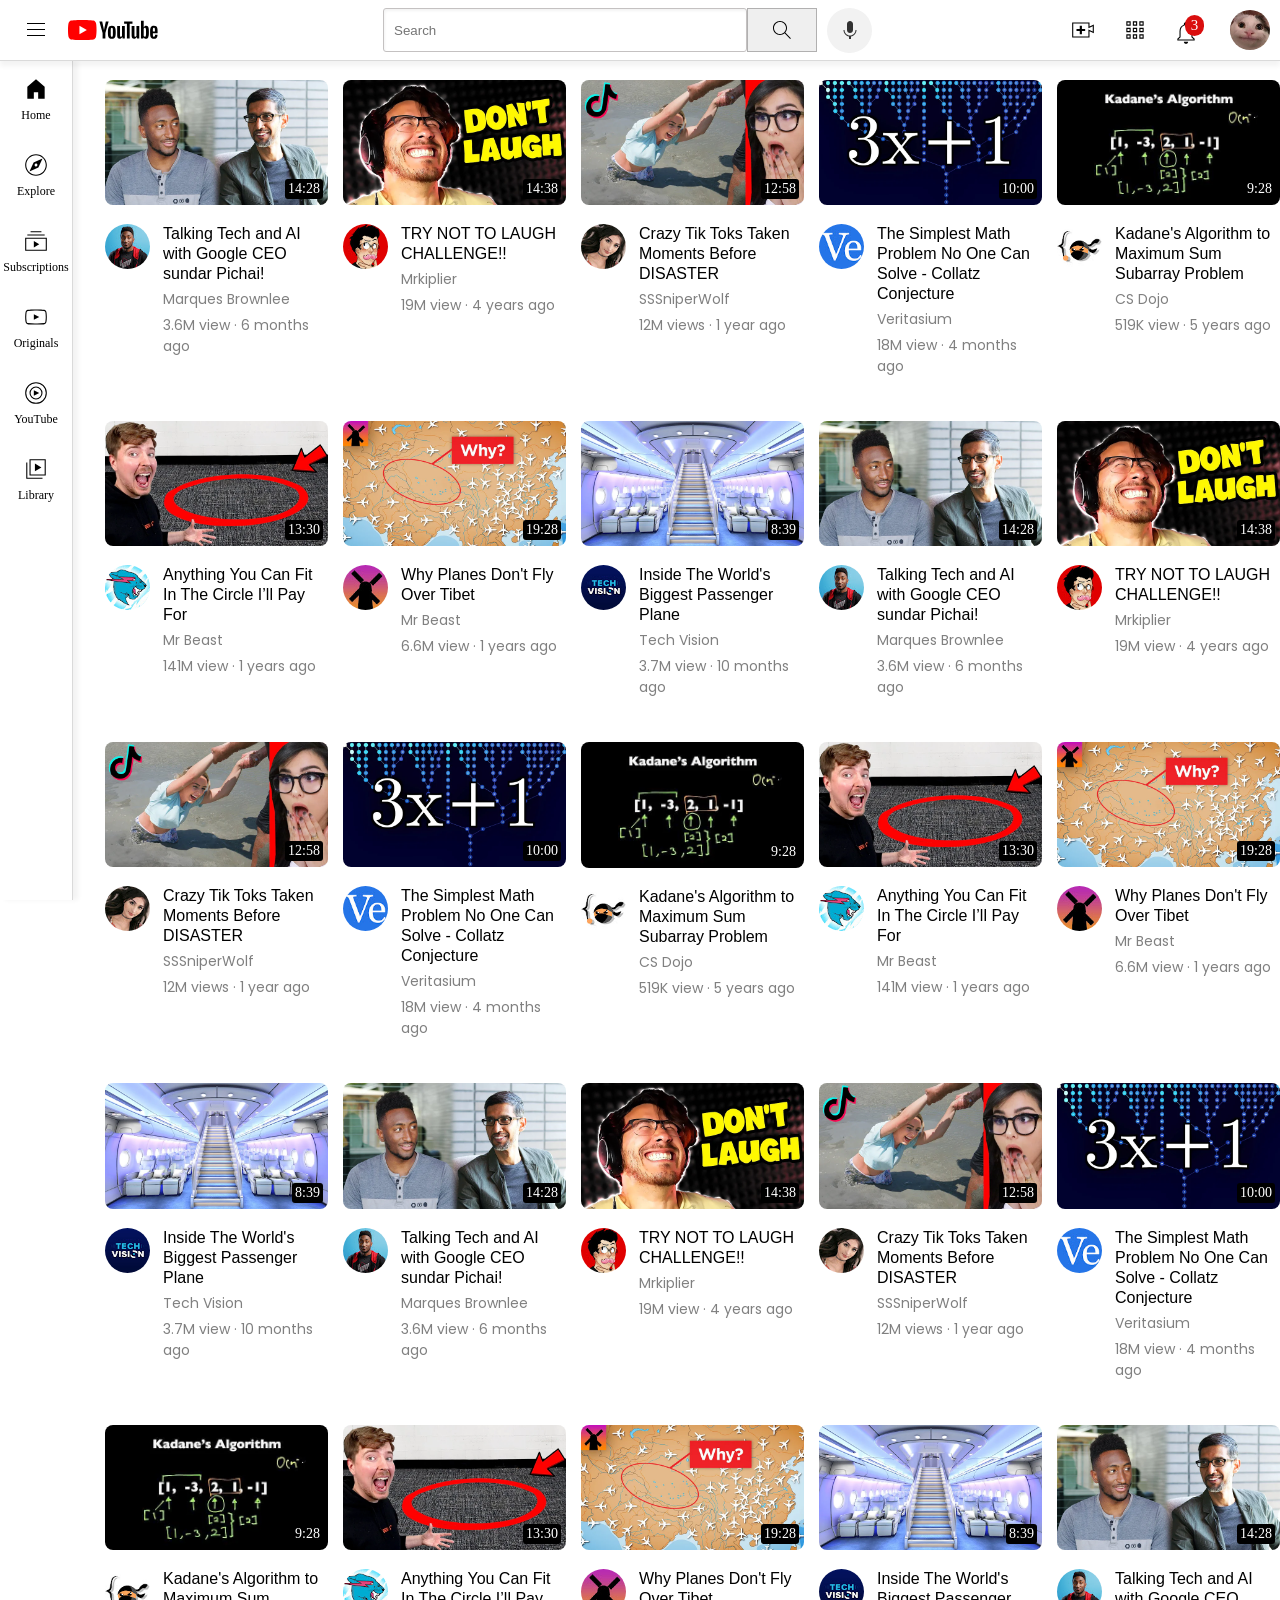
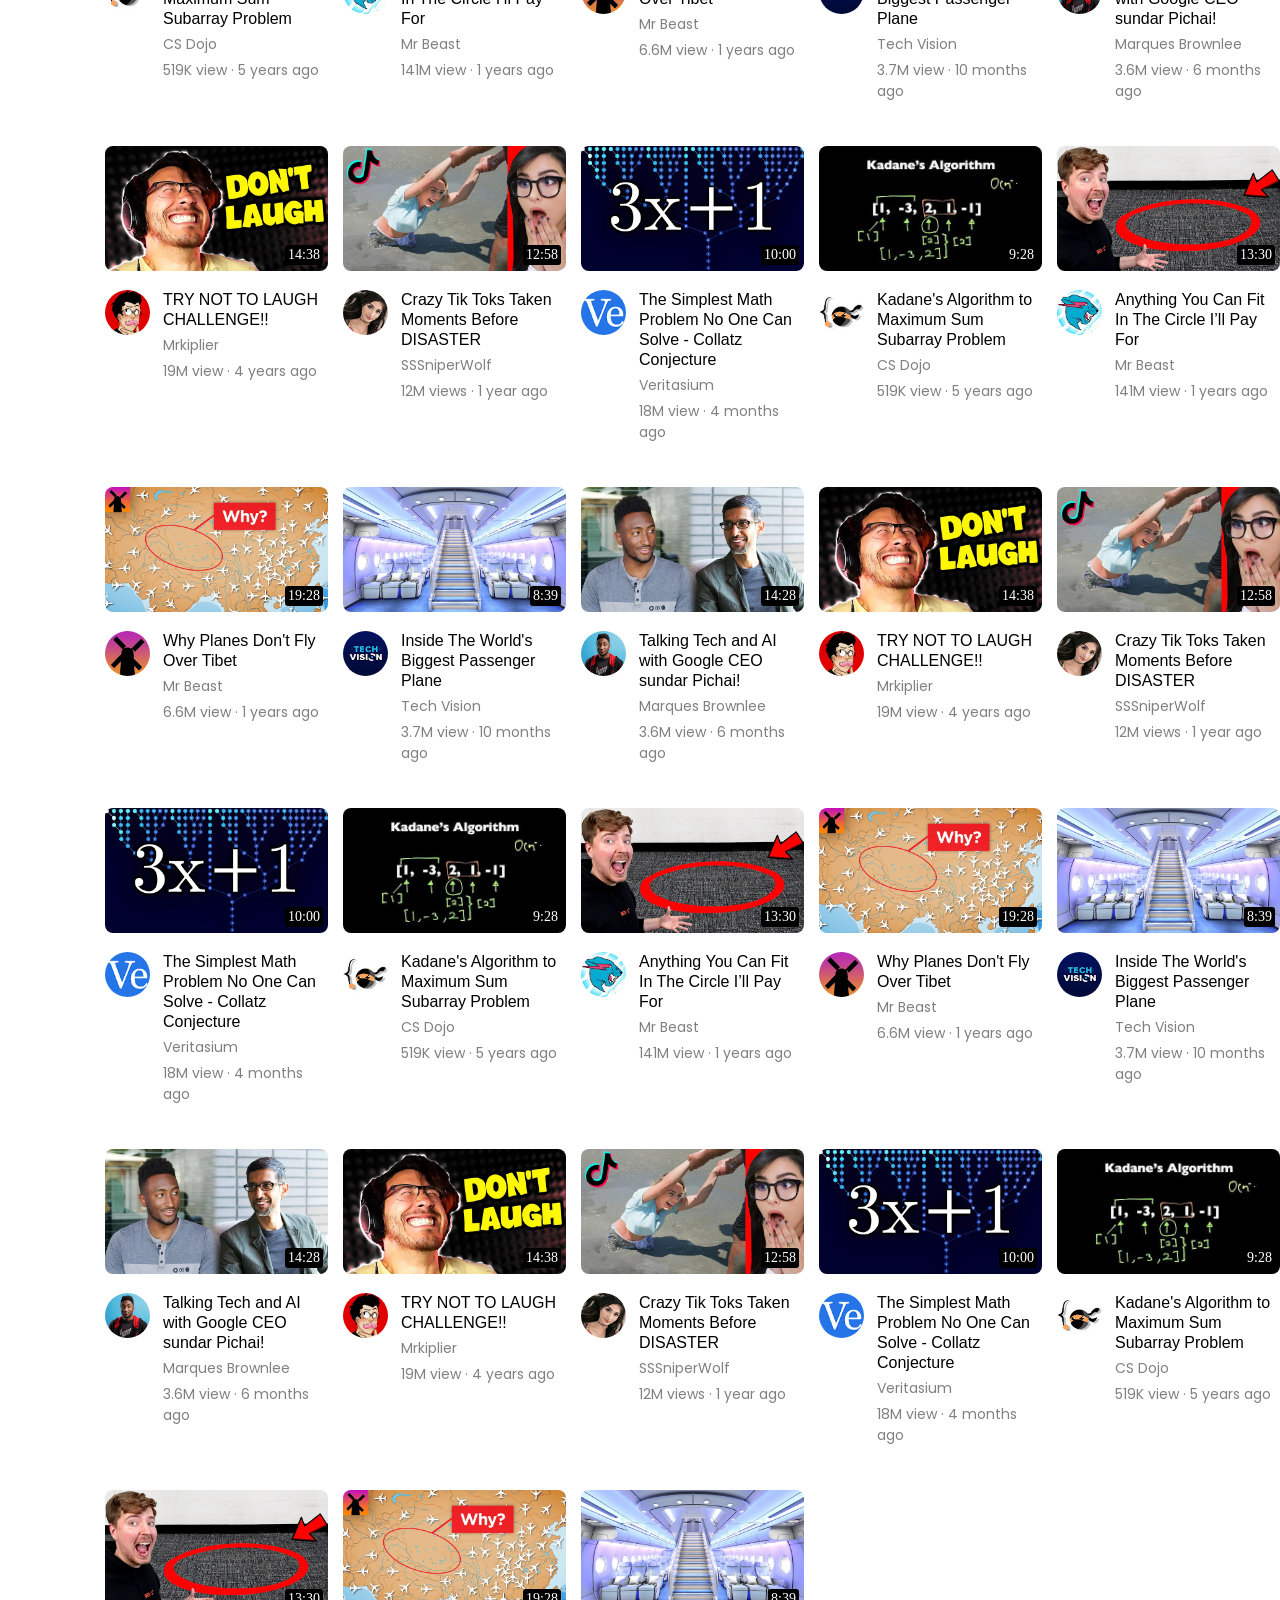
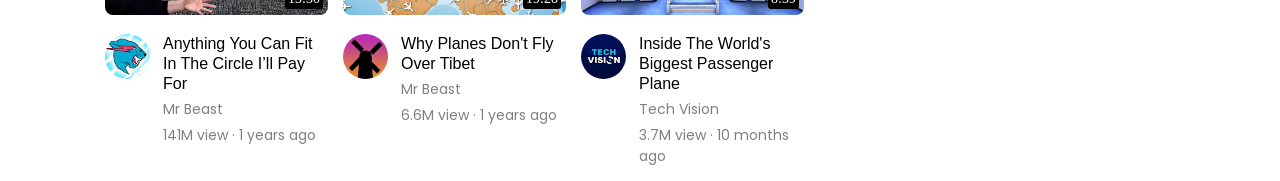
<file: index.html>
<!DOCTYPE html>
<html>
    <head>
        <title>youtube-practice</title>
      <link rel="stylesheet" href="styles/general.css">
      <link rel="stylesheet" href="styles/header.css">
      <link rel="stylesheet" href="styles/video.css">
      <link rel="stylesheet" href="styles/sidebar.css">
    </head>
    <body>
        <header class="header">
            <div class="left-section">
                <div class="hamburger-menu-container">
                    <img class="hamburger-menu" src="icons/hamburger-menu.svg" >
                    <div class="tooltip">
                        menu
                    </div>
                </div>
                <img class="youtube-logo" src="icons/youtube-logo.svg" >
            </div>
            <div class="middle-section">    
                  <input class="search-box" type="text" placeholder="Search">
                  <button class="search-button">
                    <img class="search" src="icons/search.svg">
                    <div class="tooltip">Search</div>
                  </button>
                  <button class="voice-search-button">
                    <img class="voice-search" src="icons/voice-search-icon.svg">
                    <div class="tooltip">Search with your voice</div>
                  </button>
            </div>
            <div class="right-section">
                <div class="upload-icon-container">
                    <img class="upload" src="icons/upload.svg" >
                    <div class="tooltip">
                        Create
                    </div>
                </div>
                <div class="youtube-apps-container">
                    <img class="youtube-apps" src="icons/youtube-apps.svg" >
                    <div class="tooltip">
                        YouTube Apps
                    </div>
                </div>
                <div class="notifications-box">
                    <img class="notifications" src="icons/notifications.svg" >
                    <div class="notifications-number">3</div>
                    <div class="tooltip ">
                        notifications
                    </div>
                </div>
                
                <img class="channel-pic" src="icons/channel-pic.jpg" >
            </div>
        </header>
        <nav class="sidebar">

            <div class="sidebar-link">
                <img  src="icons/home.svg" >
                <div>Home</div>
            </div>

            <div class="sidebar-link">
                <img  src="icons/explore.svg" >
                <div>Explore</div>
            </div>

            <div class="sidebar-link">
                <img  src="icons/subscriptions.svg" >
                <div>Subscriptions</div>
            </div>

            <div class="sidebar-link">
                <img  src="icons/originals.svg" >
                <div>Originals</div>
            </div>
            
            <div class="sidebar-link">
                <img  src="icons/youtube-music.svg" >
                <div>YouTube</div>
            </div>

            <div class="sidebar-link">
                <img  src="icons/library.svg" >
                <div>Library</div>
            </div>
              
        </nav>
        <main>
            <section class="video-grid">
                <div class="video-preview">
                    <div class="thumbnail-row">
                        <img class="thumbnail" src="thumbnails/thumbnail-1.webp" >
                        <div class="video-time"> 14:28</div>
                    </div>
                    <div class="grid"> 
                        <div class="channel-pic">
                            <img src="profile pics/channel-1.jpeg" class="profile-pic">
                        </div>
                        <div class="video-info">
                            <p class="video-title">Talking Tech and AI with Google CEO sundar Pichai!</p>
                            <p class="channel-name">Marques Brownlee	</p>
                            <p class="view-count">3.6M view &middot; 6 months ago</p>    
                        </div>
                    </div>
                </div>
    
                <div class="video-preview">
                    <div class="thumbnail-row">
                        <img class="thumbnail" src="thumbnails/thumbnail-2.webp" >
                        <div class="video-time"> 14:38</div>
                    </div>
                    <div class="grid"> 
                        <div class="channel-pic">
                            <img src="profile pics/channel-2.jpeg" class="profile-pic">
                        </div>
                        <div class="video-info">
                            <p class="video-title">TRY NOT TO LAUGH CHALLENGE!!</p>
                            <p class="channel-name">Mrkiplier  </p>
                            <p class="view-count">19M view &middot; 4 years ago</p>    
                        </div>
                    </div>
                </div>
    
                <div class="video-preview">
                    <div class="thumbnail-row">
                        <img class="thumbnail" src="thumbnails/thumbnail-3.webp" >
                        <div class="video-time"> 12:58</div>
                    </div>
                    <div class="grid"> 
                        <div class="channel-pic">
                            <img src="profile pics/channel-3.jpeg" class="profile-pic">
                        </div>
                        <div class="video-info">
                            <p class="video-title">Crazy Tik Toks Taken Moments Before DISASTER</p>
                            <p class="channel-name">SSSniperWolf</p>
                            <p class="view-count">12M views &middot; 1 year ago</p>    
                        </div>
                    </div>
                </div>
    
                <div class="video-preview">
                    <div class="thumbnail-row">
                        <img class="thumbnail" src="thumbnails/thumbnail-4.webp" >
                        <div class="video-time"> 10:00</div>
                    </div>
                    <div class="grid"> 
                        <div class="channel-pic">
                            <img src="profile pics/channel-4.jpeg" class="profile-pic">
                        </div>
                        <div class="video-info">
                            <p class="video-title">The Simplest Math Problem No One Can Solve - Collatz Conjecture</p>
                            <p class="channel-name">Veritasium</p>
                            <p class="view-count">18M view &middot; 4 months ago</p>  
                        </div>
                    </div>
                </div>
                
                <div class="video-preview">
                    <div class="thumbnail-row">
                        <img class="thumbnail" src="thumbnails/thumbnail-5.webp" >
                        <div class="video-time"> 9:28</div>
                    </div>
                    <div class="grid"> 
                        <div class="channel-pic">
                            <img src="profile pics/channel-5.jpeg" class="profile-pic">
                        </div>
                        <div class="video-info">
                            <p class="video-title">Kadane's Algorithm to Maximum Sum Subarray Problem</p>
                            <p class="channel-name">CS Dojo</p>
                            <p class="view-count">519K view &middot; 5 years ago</p>
                        </div>
                    </div>
                </div>
    
                <div class="video-preview">
                    <div class="thumbnail-row">
                        <img class="thumbnail" src="thumbnails/thumbnail-6.webp" >
                        <div class="video-time"> 13:30</div>
                    </div>
                    <div class="grid"> 
                        <div class="channel-pic">
                            <img src="profile pics/channel-6.jpeg" class="profile-pic">
                        </div>
                        <div class="video-info">
                            <p class="video-title"> Anything You Can Fit In The Circle I’ll Pay For</p>
                            <p class="channel-name">Mr Beast</p>
                            <p class="view-count">141M view &middot; 1 years ago</p>
                        </div>
                    </div>
                </div>
    
                <div class="video-preview">
                    <div class="thumbnail-row">
                        <img class="thumbnail" src="thumbnails/thumbnail-7.webp" >
                        <div class="video-time"> 19:28</div>
                    </div>
                    <div class="grid"> 
                        <div class="channel-pic">
                            <img src="profile pics/channel-7.jpeg" class="profile-pic">
                        </div>
                        <div class="video-info">
                            <p class="video-title"> Why Planes Don't Fly Over Tibet</p>
                            <p class="channel-name">Mr Beast</p>
                            <p class="view-count">6.6M view &middot; 1 years ago</p>
                        </div>
                    </div>
                </div>
    
                <div class="video-preview">
                    <div class="thumbnail-row">
                        <img class="thumbnail" src="thumbnails/thumbnail-8.webp" >
                        <div class="video-time"> 8:39</div>
                    </div>
                    <div class="grid"> 
                        <div class="channel-pic">
                            <img src="profile pics/channel-8.jpeg" class="profile-pic">
                        </div>
                        <div class="video-info">
                            <p class="video-title"> Inside The World's Biggest Passenger Plane</p>
                            <p class="channel-name">Tech Vision</p>
                            <p class="view-count">3.7M view &middot; 10 months ago</p>
                        </div>
                    </div>
                </div>

                <div class="video-preview">
                    <div class="thumbnail-row">
                        <img class="thumbnail" src="thumbnails/thumbnail-1.webp" >
                        <div class="video-time"> 14:28</div>
                    </div>
                    <div class="grid"> 
                        <div class="channel-pic">
                            <img src="profile pics/channel-1.jpeg" class="profile-pic">
                        </div>
                        <div class="video-info">
                            <p class="video-title">Talking Tech and AI with Google CEO sundar Pichai!</p>
                            <p class="channel-name">Marques Brownlee	</p>
                            <p class="view-count">3.6M view &middot; 6 months ago</p>    
                        </div>
                    </div>
                </div>
    
                <div class="video-preview">
                    <div class="thumbnail-row">
                        <img class="thumbnail" src="thumbnails/thumbnail-2.webp" >
                        <div class="video-time"> 14:38</div>
                    </div>
                    <div class="grid"> 
                        <div class="channel-pic">
                            <img src="profile pics/channel-2.jpeg" class="profile-pic">
                        </div>
                        <div class="video-info">
                            <p class="video-title">TRY NOT TO LAUGH CHALLENGE!!</p>
                            <p class="channel-name">Mrkiplier  </p>
                            <p class="view-count">19M view &middot; 4 years ago</p>    
                        </div>
                    </div>
                </div>
    
                <div class="video-preview">
                    <div class="thumbnail-row">
                        <img class="thumbnail" src="thumbnails/thumbnail-3.webp" >
                        <div class="video-time"> 12:58</div>
                    </div>
                    <div class="grid"> 
                        <div class="channel-pic">
                            <img src="profile pics/channel-3.jpeg" class="profile-pic">
                        </div>
                        <div class="video-info">
                            <p class="video-title">Crazy Tik Toks Taken Moments Before DISASTER</p>
                            <p class="channel-name">SSSniperWolf</p>
                            <p class="view-count">12M views &middot; 1 year ago</p>    
                        </div>
                    </div>
                </div>
    
                <div class="video-preview">
                    <div class="thumbnail-row">
                        <img class="thumbnail" src="thumbnails/thumbnail-4.webp" >
                        <div class="video-time"> 10:00</div>
                    </div>
                    <div class="grid"> 
                        <div class="channel-pic">
                            <img src="profile pics/channel-4.jpeg" class="profile-pic">
                        </div>
                        <div class="video-info">
                            <p class="video-title">The Simplest Math Problem No One Can Solve - Collatz Conjecture</p>
                            <p class="channel-name">Veritasium</p>
                            <p class="view-count">18M view &middot; 4 months ago</p>  
                        </div>
                    </div>
                </div>
                
                <div class="video-preview">
                    <div class="thumbnail-row">
                        <img class="thumbnail" src="thumbnails/thumbnail-5.webp" >
                        <div class="video-time"> 9:28</div>
                    </div>
                    <div class="grid"> 
                        <div class="channel-pic">
                            <img src="profile pics/channel-5.jpeg" class="profile-pic">
                        </div>
                        <div class="video-info">
                            <p class="video-title">Kadane's Algorithm to Maximum Sum Subarray Problem</p>
                            <p class="channel-name">CS Dojo</p>
                            <p class="view-count">519K view &middot; 5 years ago</p>
                        </div>
                    </div>
                </div>
    
                <div class="video-preview">
                    <div class="thumbnail-row">
                        <img class="thumbnail" src="thumbnails/thumbnail-6.webp" >
                        <div class="video-time"> 13:30</div>
                    </div>
                    <div class="grid"> 
                        <div class="channel-pic">
                            <img src="profile pics/channel-6.jpeg" class="profile-pic">
                        </div>
                        <div class="video-info">
                            <p class="video-title"> Anything You Can Fit In The Circle I’ll Pay For</p>
                            <p class="channel-name">Mr Beast</p>
                            <p class="view-count">141M view &middot; 1 years ago</p>
                        </div>
                    </div>
                </div>
    
                <div class="video-preview">
                    <div class="thumbnail-row">
                        <img class="thumbnail" src="thumbnails/thumbnail-7.webp" >
                        <div class="video-time"> 19:28</div>
                    </div>
                    <div class="grid"> 
                        <div class="channel-pic">
                            <img src="profile pics/channel-7.jpeg" class="profile-pic">
                        </div>
                        <div class="video-info">
                            <p class="video-title"> Why Planes Don't Fly Over Tibet</p>
                            <p class="channel-name">Mr Beast</p>
                            <p class="view-count">6.6M view &middot; 1 years ago</p>
                        </div>
                    </div>
                </div>
    
                <div class="video-preview">
                    <div class="thumbnail-row">
                        <img class="thumbnail" src="thumbnails/thumbnail-8.webp" >
                        <div class="video-time"> 8:39</div>
                    </div>
                    <div class="grid"> 
                        <div class="channel-pic">
                            <img src="profile pics/channel-8.jpeg" class="profile-pic">
                        </div>
                        <div class="video-info">
                            <p class="video-title"> Inside The World's Biggest Passenger Plane</p>
                            <p class="channel-name">Tech Vision</p>
                            <p class="view-count">3.7M view &middot; 10 months ago</p>
                        </div>
                    </div>
                </div>

                <div class="video-preview">
                    <div class="thumbnail-row">
                        <img class="thumbnail" src="thumbnails/thumbnail-1.webp" >
                        <div class="video-time"> 14:28</div>
                    </div>
                    <div class="grid"> 
                        <div class="channel-pic">
                            <img src="profile pics/channel-1.jpeg" class="profile-pic">
                        </div>
                        <div class="video-info">
                            <p class="video-title">Talking Tech and AI with Google CEO sundar Pichai!</p>
                            <p class="channel-name">Marques Brownlee	</p>
                            <p class="view-count">3.6M view &middot; 6 months ago</p>    
                        </div>
                    </div>
                </div>
    
                <div class="video-preview">
                    <div class="thumbnail-row">
                        <img class="thumbnail" src="thumbnails/thumbnail-2.webp" >
                        <div class="video-time"> 14:38</div>
                    </div>
                    <div class="grid"> 
                        <div class="channel-pic">
                            <img src="profile pics/channel-2.jpeg" class="profile-pic">
                        </div>
                        <div class="video-info">
                            <p class="video-title">TRY NOT TO LAUGH CHALLENGE!!</p>
                            <p class="channel-name">Mrkiplier  </p>
                            <p class="view-count">19M view &middot; 4 years ago</p>    
                        </div>
                    </div>
                </div>
    
                <div class="video-preview">
                    <div class="thumbnail-row">
                        <img class="thumbnail" src="thumbnails/thumbnail-3.webp" >
                        <div class="video-time"> 12:58</div>
                    </div>
                    <div class="grid"> 
                        <div class="channel-pic">
                            <img src="profile pics/channel-3.jpeg" class="profile-pic">
                        </div>
                        <div class="video-info">
                            <p class="video-title">Crazy Tik Toks Taken Moments Before DISASTER</p>
                            <p class="channel-name">SSSniperWolf</p>
                            <p class="view-count">12M views &middot; 1 year ago</p>    
                        </div>
                    </div>
                </div>
    
                <div class="video-preview">
                    <div class="thumbnail-row">
                        <img class="thumbnail" src="thumbnails/thumbnail-4.webp" >
                        <div class="video-time"> 10:00</div>
                    </div>
                    <div class="grid"> 
                        <div class="channel-pic">
                            <img src="profile pics/channel-4.jpeg" class="profile-pic">
                        </div>
                        <div class="video-info">
                            <p class="video-title">The Simplest Math Problem No One Can Solve - Collatz Conjecture</p>
                            <p class="channel-name">Veritasium</p>
                            <p class="view-count">18M view &middot; 4 months ago</p>  
                        </div>
                    </div>
                </div>
                
                <div class="video-preview">
                    <div class="thumbnail-row">
                        <img class="thumbnail" src="thumbnails/thumbnail-5.webp" >
                        <div class="video-time"> 9:28</div>
                    </div>
                    <div class="grid"> 
                        <div class="channel-pic">
                            <img src="profile pics/channel-5.jpeg" class="profile-pic">
                        </div>
                        <div class="video-info">
                            <p class="video-title">Kadane's Algorithm to Maximum Sum Subarray Problem</p>
                            <p class="channel-name">CS Dojo</p>
                            <p class="view-count">519K view &middot; 5 years ago</p>
                        </div>
                    </div>
                </div>
    
                <div class="video-preview">
                    <div class="thumbnail-row">
                        <img class="thumbnail" src="thumbnails/thumbnail-6.webp" >
                        <div class="video-time"> 13:30</div>
                    </div>
                    <div class="grid"> 
                        <div class="channel-pic">
                            <img src="profile pics/channel-6.jpeg" class="profile-pic">
                        </div>
                        <div class="video-info">
                            <p class="video-title"> Anything You Can Fit In The Circle I’ll Pay For</p>
                            <p class="channel-name">Mr Beast</p>
                            <p class="view-count">141M view &middot; 1 years ago</p>
                        </div>
                    </div>
                </div>
    
                <div class="video-preview">
                    <div class="thumbnail-row">
                        <img class="thumbnail" src="thumbnails/thumbnail-7.webp" >
                        <div class="video-time"> 19:28</div>
                    </div>
                    <div class="grid"> 
                        <div class="channel-pic">
                            <img src="profile pics/channel-7.jpeg" class="profile-pic">
                        </div>
                        <div class="video-info">
                            <p class="video-title"> Why Planes Don't Fly Over Tibet</p>
                            <p class="channel-name">Mr Beast</p>
                            <p class="view-count">6.6M view &middot; 1 years ago</p>
                        </div>
                    </div>
                </div>
    
                <div class="video-preview">
                    <div class="thumbnail-row">
                        <img class="thumbnail" src="thumbnails/thumbnail-8.webp" >
                        <div class="video-time"> 8:39</div>
                    </div>
                    <div class="grid"> 
                        <div class="channel-pic">
                            <img src="profile pics/channel-8.jpeg" class="profile-pic">
                        </div>
                        <div class="video-info">
                            <p class="video-title"> Inside The World's Biggest Passenger Plane</p>
                            <p class="channel-name">Tech Vision</p>
                            <p class="view-count">3.7M view &middot; 10 months ago</p>
                        </div>
                    </div>
                </div>

                <div class="video-preview">
                    <div class="thumbnail-row">
                        <img class="thumbnail" src="thumbnails/thumbnail-1.webp" >
                        <div class="video-time"> 14:28</div>
                    </div>
                    <div class="grid"> 
                        <div class="channel-pic">
                            <img src="profile pics/channel-1.jpeg" class="profile-pic">
                        </div>
                        <div class="video-info">
                            <p class="video-title">Talking Tech and AI with Google CEO sundar Pichai!</p>
                            <p class="channel-name">Marques Brownlee	</p>
                            <p class="view-count">3.6M view &middot; 6 months ago</p>    
                        </div>
                    </div>
                </div>
    
                <div class="video-preview">
                    <div class="thumbnail-row">
                        <img class="thumbnail" src="thumbnails/thumbnail-2.webp" >
                        <div class="video-time"> 14:38</div>
                    </div>
                    <div class="grid"> 
                        <div class="channel-pic">
                            <img src="profile pics/channel-2.jpeg" class="profile-pic">
                        </div>
                        <div class="video-info">
                            <p class="video-title">TRY NOT TO LAUGH CHALLENGE!!</p>
                            <p class="channel-name">Mrkiplier  </p>
                            <p class="view-count">19M view &middot; 4 years ago</p>    
                        </div>
                    </div>
                </div>
    
                <div class="video-preview">
                    <div class="thumbnail-row">
                        <img class="thumbnail" src="thumbnails/thumbnail-3.webp" >
                        <div class="video-time"> 12:58</div>
                    </div>
                    <div class="grid"> 
                        <div class="channel-pic">
                            <img src="profile pics/channel-3.jpeg" class="profile-pic">
                        </div>
                        <div class="video-info">
                            <p class="video-title">Crazy Tik Toks Taken Moments Before DISASTER</p>
                            <p class="channel-name">SSSniperWolf</p>
                            <p class="view-count">12M views &middot; 1 year ago</p>    
                        </div>
                    </div>
                </div>
    
                <div class="video-preview">
                    <div class="thumbnail-row">
                        <img class="thumbnail" src="thumbnails/thumbnail-4.webp" >
                        <div class="video-time"> 10:00</div>
                    </div>
                    <div class="grid"> 
                        <div class="channel-pic">
                            <img src="profile pics/channel-4.jpeg" class="profile-pic">
                        </div>
                        <div class="video-info">
                            <p class="video-title">The Simplest Math Problem No One Can Solve - Collatz Conjecture</p>
                            <p class="channel-name">Veritasium</p>
                            <p class="view-count">18M view &middot; 4 months ago</p>  
                        </div>
                    </div>
                </div>
                
                <div class="video-preview">
                    <div class="thumbnail-row">
                        <img class="thumbnail" src="thumbnails/thumbnail-5.webp" >
                        <div class="video-time"> 9:28</div>
                    </div>
                    <div class="grid"> 
                        <div class="channel-pic">
                            <img src="profile pics/channel-5.jpeg" class="profile-pic">
                        </div>
                        <div class="video-info">
                            <p class="video-title">Kadane's Algorithm to Maximum Sum Subarray Problem</p>
                            <p class="channel-name">CS Dojo</p>
                            <p class="view-count">519K view &middot; 5 years ago</p>
                        </div>
                    </div>
                </div>
    
                <div class="video-preview">
                    <div class="thumbnail-row">
                        <img class="thumbnail" src="thumbnails/thumbnail-6.webp" >
                        <div class="video-time"> 13:30</div>
                    </div>
                    <div class="grid"> 
                        <div class="channel-pic">
                            <img src="profile pics/channel-6.jpeg" class="profile-pic">
                        </div>
                        <div class="video-info">
                            <p class="video-title"> Anything You Can Fit In The Circle I’ll Pay For</p>
                            <p class="channel-name">Mr Beast</p>
                            <p class="view-count">141M view &middot; 1 years ago</p>
                        </div>
                    </div>
                </div>
    
                <div class="video-preview">
                    <div class="thumbnail-row">
                        <img class="thumbnail" src="thumbnails/thumbnail-7.webp" >
                        <div class="video-time"> 19:28</div>
                    </div>
                    <div class="grid"> 
                        <div class="channel-pic">
                            <img src="profile pics/channel-7.jpeg" class="profile-pic">
                        </div>
                        <div class="video-info">
                            <p class="video-title"> Why Planes Don't Fly Over Tibet</p>
                            <p class="channel-name">Mr Beast</p>
                            <p class="view-count">6.6M view &middot; 1 years ago</p>
                        </div>
                    </div>
                </div>
    
                <div class="video-preview">
                    <div class="thumbnail-row">
                        <img class="thumbnail" src="thumbnails/thumbnail-8.webp" >
                        <div class="video-time"> 8:39</div>
                    </div>
                    <div class="grid"> 
                        <div class="channel-pic">
                            <img src="profile pics/channel-8.jpeg" class="profile-pic">
                        </div>
                        <div class="video-info">
                            <p class="video-title"> Inside The World's Biggest Passenger Plane</p>
                            <p class="channel-name">Tech Vision</p>
                            <p class="view-count">3.7M view &middot; 10 months ago</p>
                        </div>
                    </div>
                </div>

                <div class="video-preview">
                    <div class="thumbnail-row">
                        <img class="thumbnail" src="thumbnails/thumbnail-1.webp" >
                        <div class="video-time"> 14:28</div>
                    </div>
                    <div class="grid"> 
                        <div class="channel-pic">
                            <img src="profile pics/channel-1.jpeg" class="profile-pic">
                        </div>
                        <div class="video-info">
                            <p class="video-title">Talking Tech and AI with Google CEO sundar Pichai!</p>
                            <p class="channel-name">Marques Brownlee	</p>
                            <p class="view-count">3.6M view &middot; 6 months ago</p>    
                        </div>
                    </div>
                </div>
    
                <div class="video-preview">
                    <div class="thumbnail-row">
                        <img class="thumbnail" src="thumbnails/thumbnail-2.webp" >
                        <div class="video-time"> 14:38</div>
                    </div>
                    <div class="grid"> 
                        <div class="channel-pic">
                            <img src="profile pics/channel-2.jpeg" class="profile-pic">
                        </div>
                        <div class="video-info">
                            <p class="video-title">TRY NOT TO LAUGH CHALLENGE!!</p>
                            <p class="channel-name">Mrkiplier  </p>
                            <p class="view-count">19M view &middot; 4 years ago</p>    
                        </div>
                    </div>
                </div>
    
                <div class="video-preview">
                    <div class="thumbnail-row">
                        <img class="thumbnail" src="thumbnails/thumbnail-3.webp" >
                        <div class="video-time"> 12:58</div>
                    </div>
                    <div class="grid"> 
                        <div class="channel-pic">
                            <img src="profile pics/channel-3.jpeg" class="profile-pic">
                        </div>
                        <div class="video-info">
                            <p class="video-title">Crazy Tik Toks Taken Moments Before DISASTER</p>
                            <p class="channel-name">SSSniperWolf</p>
                            <p class="view-count">12M views &middot; 1 year ago</p>    
                        </div>
                    </div>
                </div>
    
                <div class="video-preview">
                    <div class="thumbnail-row">
                        <img class="thumbnail" src="thumbnails/thumbnail-4.webp" >
                        <div class="video-time"> 10:00</div>
                    </div>
                    <div class="grid"> 
                        <div class="channel-pic">
                            <img src="profile pics/channel-4.jpeg" class="profile-pic">
                        </div>
                        <div class="video-info">
                            <p class="video-title">The Simplest Math Problem No One Can Solve - Collatz Conjecture</p>
                            <p class="channel-name">Veritasium</p>
                            <p class="view-count">18M view &middot; 4 months ago</p>  
                        </div>
                    </div>
                </div>
                
                <div class="video-preview">
                    <div class="thumbnail-row">
                        <img class="thumbnail" src="thumbnails/thumbnail-5.webp" >
                        <div class="video-time"> 9:28</div>
                    </div>
                    <div class="grid"> 
                        <div class="channel-pic">
                            <img src="profile pics/channel-5.jpeg" class="profile-pic">
                        </div>
                        <div class="video-info">
                            <p class="video-title">Kadane's Algorithm to Maximum Sum Subarray Problem</p>
                            <p class="channel-name">CS Dojo</p>
                            <p class="view-count">519K view &middot; 5 years ago</p>
                        </div>
                    </div>
                </div>
    
                <div class="video-preview">
                    <div class="thumbnail-row">
                        <img class="thumbnail" src="thumbnails/thumbnail-6.webp" >
                        <div class="video-time"> 13:30</div>
                    </div>
                    <div class="grid"> 
                        <div class="channel-pic">
                            <img src="profile pics/channel-6.jpeg" class="profile-pic">
                        </div>
                        <div class="video-info">
                            <p class="video-title"> Anything You Can Fit In The Circle I’ll Pay For</p>
                            <p class="channel-name">Mr Beast</p>
                            <p class="view-count">141M view &middot; 1 years ago</p>
                        </div>
                    </div>
                </div>
    
                <div class="video-preview">
                    <div class="thumbnail-row">
                        <img class="thumbnail" src="thumbnails/thumbnail-7.webp" >
                        <div class="video-time"> 19:28</div>
                    </div>
                    <div class="grid"> 
                        <div class="channel-pic">
                            <img src="profile pics/channel-7.jpeg" class="profile-pic">
                        </div>
                        <div class="video-info">
                            <p class="video-title"> Why Planes Don't Fly Over Tibet</p>
                            <p class="channel-name">Mr Beast</p>
                            <p class="view-count">6.6M view &middot; 1 years ago</p>
                        </div>
                    </div>
                </div>
    
                <div class="video-preview">
                    <div class="thumbnail-row">
                        <img class="thumbnail" src="thumbnails/thumbnail-8.webp" >
                        <div class="video-time"> 8:39</div>
                    </div>
                    <div class="grid"> 
                        <div class="channel-pic">
                            <img src="profile pics/channel-8.jpeg" class="profile-pic">
                        </div>
                        <div class="video-info">
                            <p class="video-title"> Inside The World's Biggest Passenger Plane</p>
                            <p class="channel-name">Tech Vision</p>
                            <p class="view-count">3.7M view &middot; 10 months ago</p>
                        </div>
                    </div>
                </div>
                <div class="video-preview">
                    <div class="thumbnail-row">
                        <img class="thumbnail" src="thumbnails/thumbnail-1.webp" >
                        <div class="video-time"> 14:28</div>
                    </div>
                    <div class="grid"> 
                        <div class="channel-pic">
                            <img src="profile pics/channel-1.jpeg" class="profile-pic">
                        </div>
                        <div class="video-info">
                            <p class="video-title">Talking Tech and AI with Google CEO sundar Pichai!</p>
                            <p class="channel-name">Marques Brownlee	</p>
                            <p class="view-count">3.6M view &middot; 6 months ago</p>    
                        </div>
                    </div>
                </div>
    
                <div class="video-preview">
                    <div class="thumbnail-row">
                        <img class="thumbnail" src="thumbnails/thumbnail-2.webp" >
                        <div class="video-time"> 14:38</div>
                    </div>
                    <div class="grid"> 
                        <div class="channel-pic">
                            <img src="profile pics/channel-2.jpeg" class="profile-pic">
                        </div>
                        <div class="video-info">
                            <p class="video-title">TRY NOT TO LAUGH CHALLENGE!!</p>
                            <p class="channel-name">Mrkiplier  </p>
                            <p class="view-count">19M view &middot; 4 years ago</p>    
                        </div>
                    </div>
                </div>
    
                <div class="video-preview">
                    <div class="thumbnail-row">
                        <img class="thumbnail" src="thumbnails/thumbnail-3.webp" >
                        <div class="video-time"> 12:58</div>
                    </div>
                    <div class="grid"> 
                        <div class="channel-pic">
                            <img src="profile pics/channel-3.jpeg" class="profile-pic">
                        </div>
                        <div class="video-info">
                            <p class="video-title">Crazy Tik Toks Taken Moments Before DISASTER</p>
                            <p class="channel-name">SSSniperWolf</p>
                            <p class="view-count">12M views &middot; 1 year ago</p>    
                        </div>
                    </div>
                </div>
    
                <div class="video-preview">
                    <div class="thumbnail-row">
                        <img class="thumbnail" src="thumbnails/thumbnail-4.webp" >
                        <div class="video-time"> 10:00</div>
                    </div>
                    <div class="grid"> 
                        <div class="channel-pic">
                            <img src="profile pics/channel-4.jpeg" class="profile-pic">
                        </div>
                        <div class="video-info">
                            <p class="video-title">The Simplest Math Problem No One Can Solve - Collatz Conjecture</p>
                            <p class="channel-name">Veritasium</p>
                            <p class="view-count">18M view &middot; 4 months ago</p>  
                        </div>
                    </div>
                </div>
                
                <div class="video-preview">
                    <div class="thumbnail-row">
                        <img class="thumbnail" src="thumbnails/thumbnail-5.webp" >
                        <div class="video-time"> 9:28</div>
                    </div>
                    <div class="grid"> 
                        <div class="channel-pic">
                            <img src="profile pics/channel-5.jpeg" class="profile-pic">
                        </div>
                        <div class="video-info">
                            <p class="video-title">Kadane's Algorithm to Maximum Sum Subarray Problem</p>
                            <p class="channel-name">CS Dojo</p>
                            <p class="view-count">519K view &middot; 5 years ago</p>
                        </div>
                    </div>
                </div>
    
                <div class="video-preview">
                    <div class="thumbnail-row">
                        <img class="thumbnail" src="thumbnails/thumbnail-6.webp" >
                        <div class="video-time"> 13:30</div>
                    </div>
                    <div class="grid"> 
                        <div class="channel-pic">
                            <img src="profile pics/channel-6.jpeg" class="profile-pic">
                        </div>
                        <div class="video-info">
                            <p class="video-title"> Anything You Can Fit In The Circle I’ll Pay For</p>
                            <p class="channel-name">Mr Beast</p>
                            <p class="view-count">141M view &middot; 1 years ago</p>
                        </div>
                    </div>
                </div>
    
                <div class="video-preview">
                    <div class="thumbnail-row">
                        <img class="thumbnail" src="thumbnails/thumbnail-7.webp" >
                        <div class="video-time"> 19:28</div>
                    </div>
                    <div class="grid"> 
                        <div class="channel-pic">
                            <img src="profile pics/channel-7.jpeg" class="profile-pic">
                        </div>
                        <div class="video-info">
                            <p class="video-title"> Why Planes Don't Fly Over Tibet</p>
                            <p class="channel-name">Mr Beast</p>
                            <p class="view-count">6.6M view &middot; 1 years ago</p>
                        </div>
                    </div>
                </div>
    
                <div class="video-preview">
                    <div class="thumbnail-row">
                        <img class="thumbnail" src="thumbnails/thumbnail-8.webp" >
                        <div class="video-time"> 8:39</div>
                    </div>
                    <div class="grid"> 
                        <div class="channel-pic">
                            <img src="profile pics/channel-8.jpeg" class="profile-pic">
                        </div>
                        <div class="video-info">
                            <p class="video-title"> Inside The World's Biggest Passenger Plane</p>
                            <p class="channel-name">Tech Vision</p>
                            <p class="view-count">3.7M view &middot; 10 months ago</p>
                        </div>
                    </div>
                </div>
                
            </section>
        </main>
      
    
    </body>
</html>
</file>
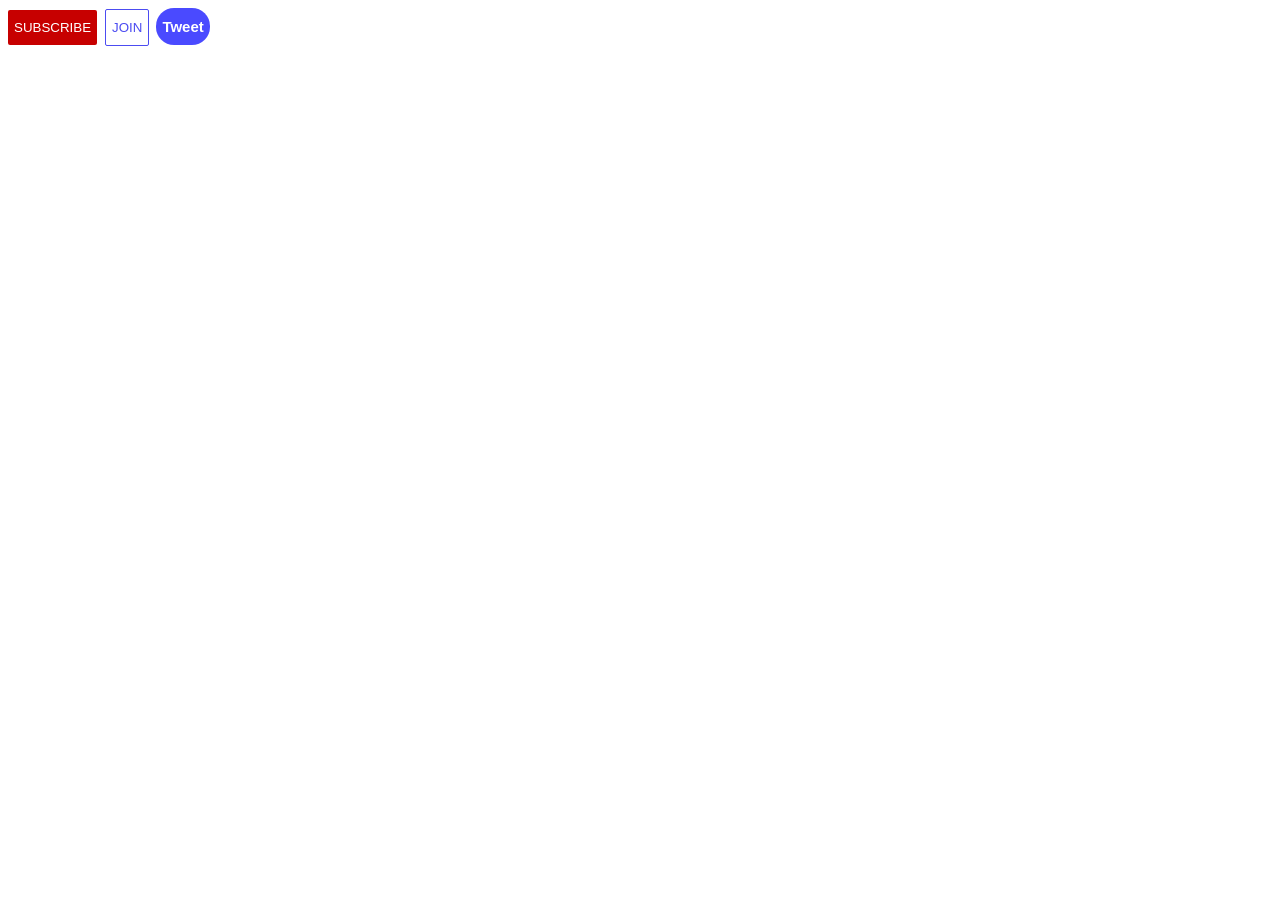
<file: intro-to-html/buttons.html>
<!DOCTYPE html>
<html>
    <head>
        <title>button.html</title>
       <link rel="stylesheet" href="styles/buttons.css"> 
    </head>
    <body>
        <button class="subscribe-button">
            SUBSCRIBE
        </button>
        <button class="join-button">
             JOIN 
        </button>
        <button class="tweet-button">
            Tweet
        </button>        
    </body>
</html>
</file>
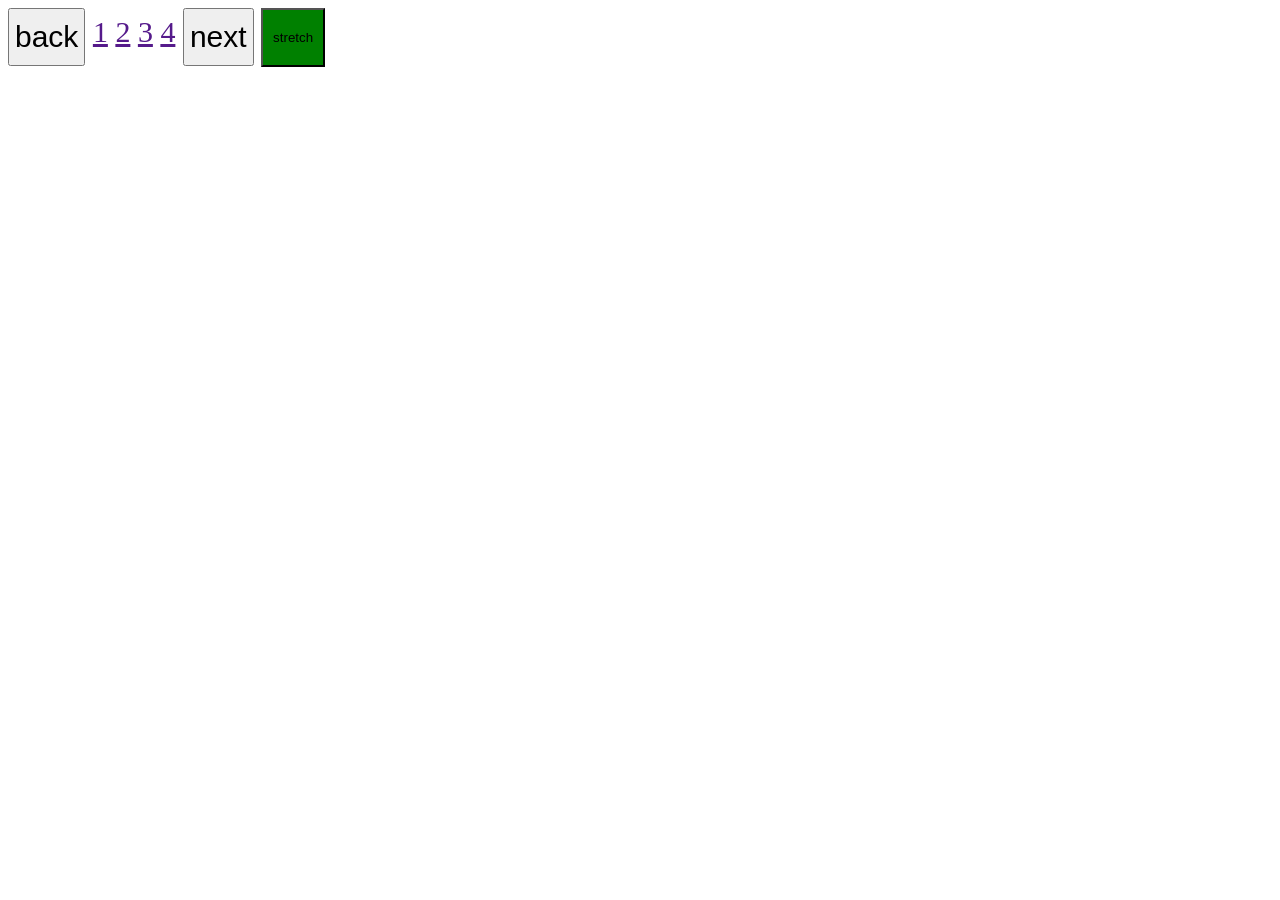
<file: intro-to-html/challenge.html>
<style>
    body{
        font-size: 30;
    }
    .pagging{
        font-size: 30;
        padding-left: 5px;
        padding-right: 5px;
        padding-top: 10px;
        padding-bottom: 10px;
        vertical-align: top;
    }
    .stretch{
        background-color: green;
        padding-left: 10px;
        padding-right: 10px;
        padding-bottom: 20px;
        padding-top: 20px;
        transition: padding-left 0.15s ,padding-right 0.15s ,padding-bottom 0.15s,padding-top 0.15s ;
    }
    .stretch:hover{
        padding-left: 20px;
        padding-right: 20px;
        padding-bottom: 40px;
        padding-top: 40px;

    }
</style>

<html>
    <body>
        <button class="pagging">back</button>
        <a href="">1</a> <a href="">2</a> <a href="">3</a> <a href="">4</a>
        <button class="pagging">next</button> 

        <button class="stretch">stretch</button>
    </body>
</html>
</file>
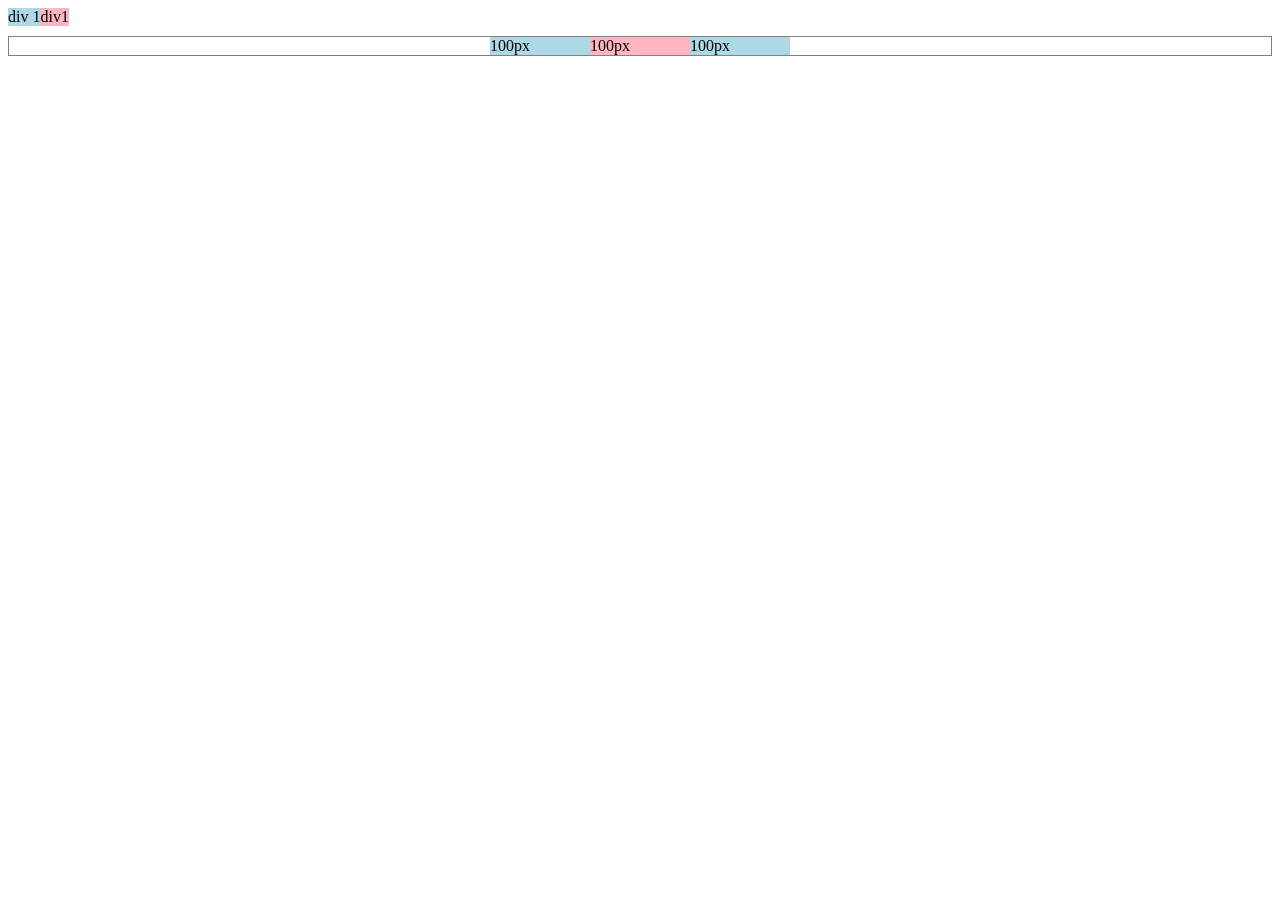
<file: intro-to-html/flexbox.html>
<!DOCTYPE html>
<html>
    <head>
       <title>flex box</title> 
    </head>
    <body >
        <div style="
            display: flex;
            flex-direction: row;
            
            ">
            <div style="background-color: lightblue;">
                div 1
            </div>
            <div style="background-color: lightpink;">
                div1
            </div>
        </div>

        <div style="
            display: flex;
            flex-direction: row;
            margin-top: 10px;
            border-width: 1px;
            border-style: solid;
            border-color: gray;
            justify-content: center;
            ">
            <div style="
            background-color: lightblue;
            width: 100px;
            ">
                100px
            </div>
            <div style="
            background-color: lightpink;
            width: 100px;
            ">
               100px
            </div>
            <div style="
                background-color: lightblue;
                width: 100px;
                ">
                100px
            </div>
        </div>
    </body>
</html>
</file>
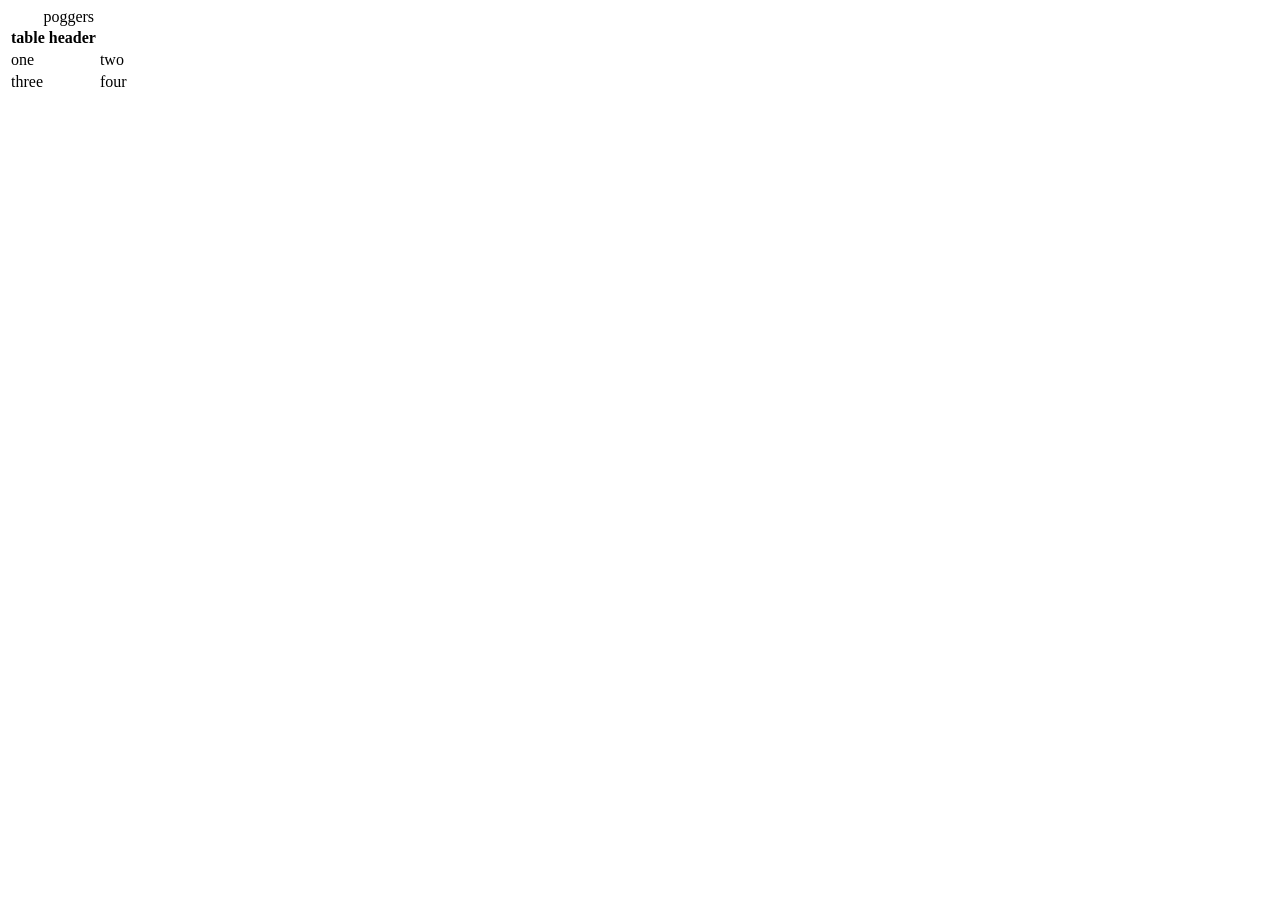
<file: intro-to-html/html.html>
<!Doctype html>
<html>
    <meta charset="UTF-8">
    <meta name="description" content="something as a description idont really know">
    <head>
        <title>
            mike wisaoski
        </title>
    </head>
    <body>
        <table>
            <thead>
                <caption> poggers</caption>
                <tr>
                    <th>
                        table header
                    </th>
                </tr>
            </thead>
            <tbody>
                <tr>
                    <td> one </td>
                    <td> two</td>
                </tr>
                <tr>
                    <td> three </td>
                    <td> four </td>
                </tr>
            </tbody>
        </table>
    </body>
</html>
</file>
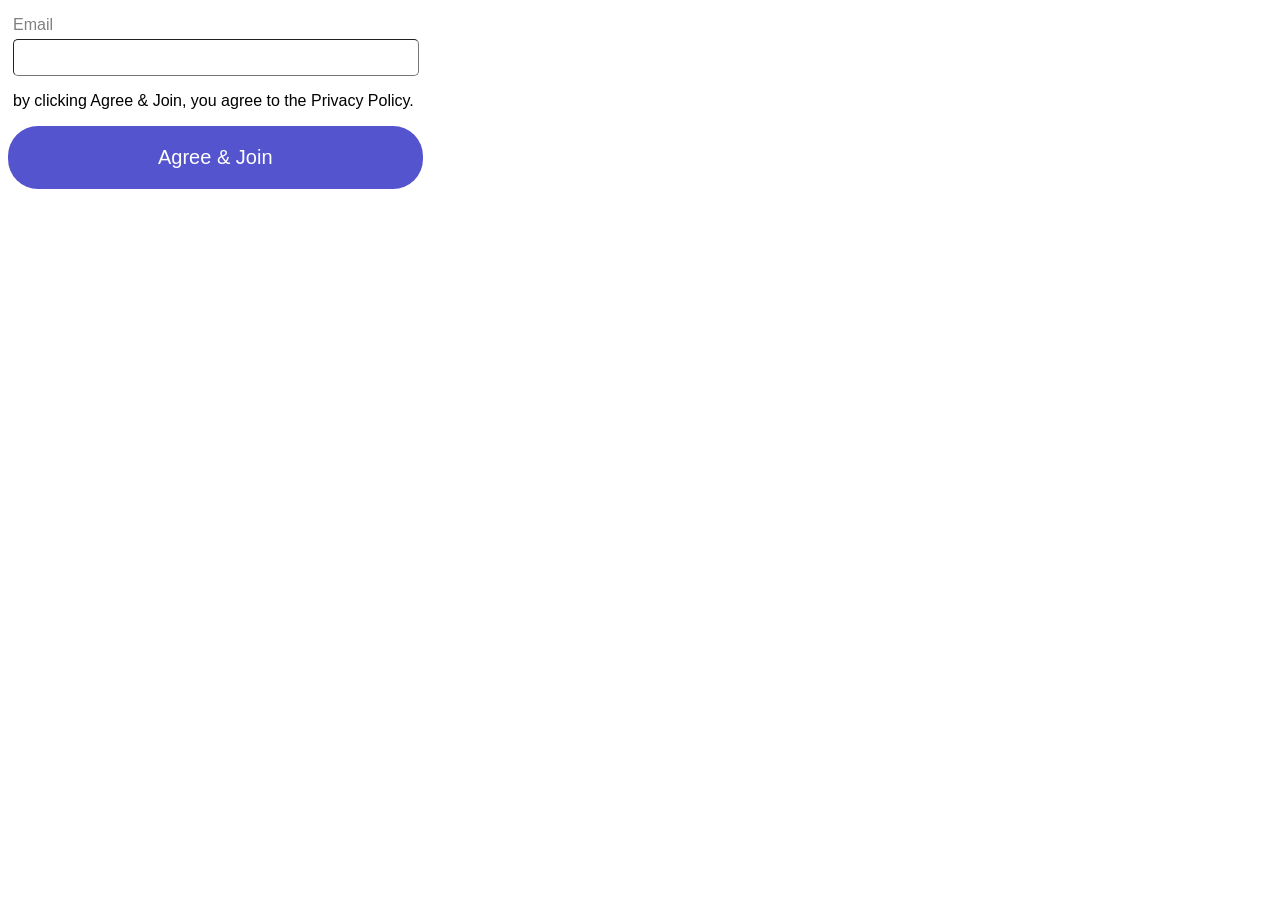
<file: intro-to-html/linkdin.html>
<!DOCTYPE html>
<html>
    <head>
        <link rel="stylesheet" href="styles/linddin.css">
    </head>
    <body>
        <p class="top-email-text">Email</p>
        <input class="email-input" type="email" >
        <p class="description"> by clicking Agree & Join, you agree to the Privacy Policy.</p>
        <button class="button">Agree & Join</button>
    </body>
</html>
</file>
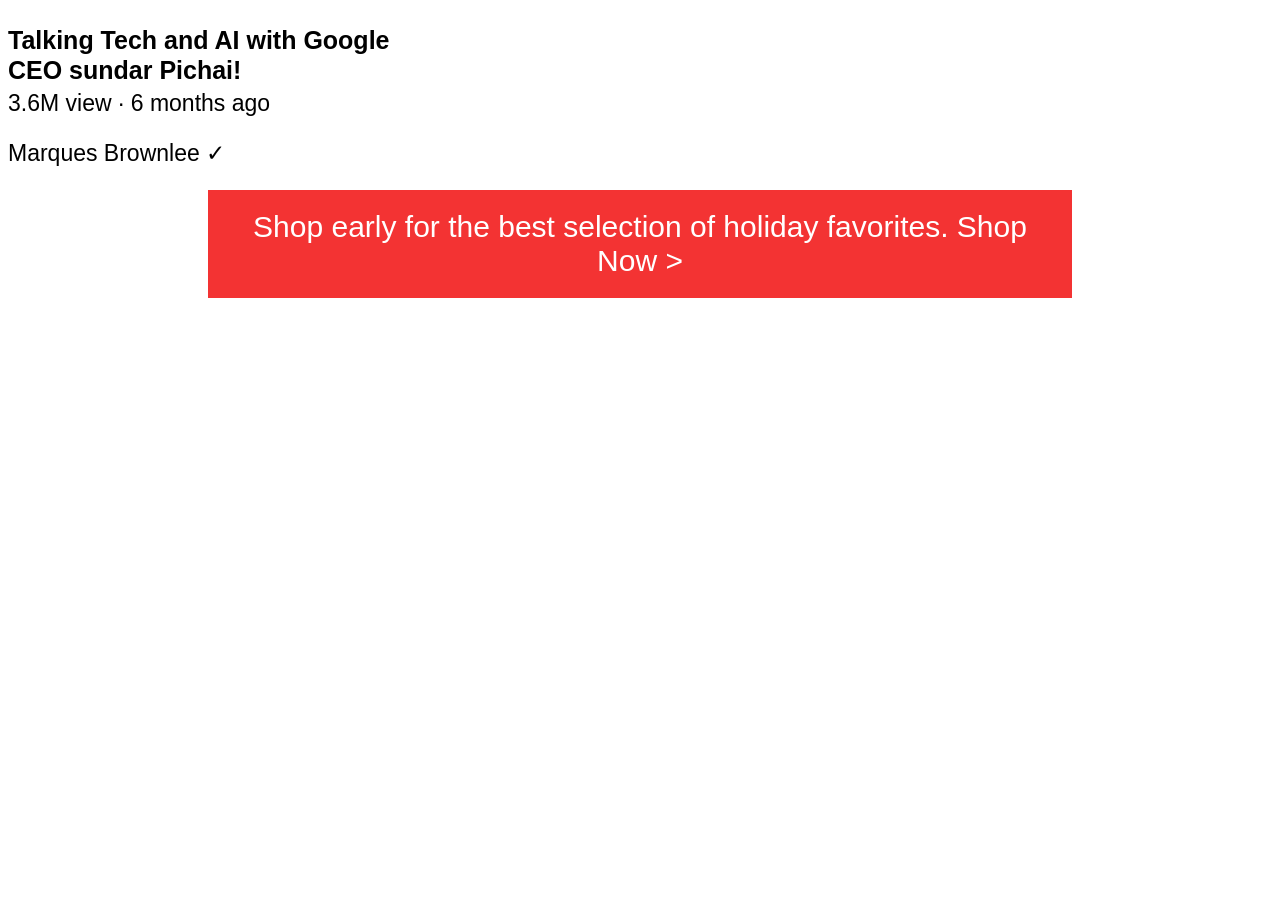
<file: intro-to-html/text.html>
<!DOCTYPE html>
<html>
    <head>
        <link rel="stylesheet" href="styles/text.css">
    </head>
    <body>
        <p class="video-title">Talking Tech and AI with Google CEO sundar Pichai!</p>
        <p class="view-count">3.6M view &middot; 6 months ago</p>
        <p class="channel-name">Marques Brownlee	&#10003;</p>
        <p class="appel-text">Shop early for the best selection of holiday favorites. <span class="shopping-link"> Shop Now	&gt;</span></p> 
    </body>
</html>
</file>
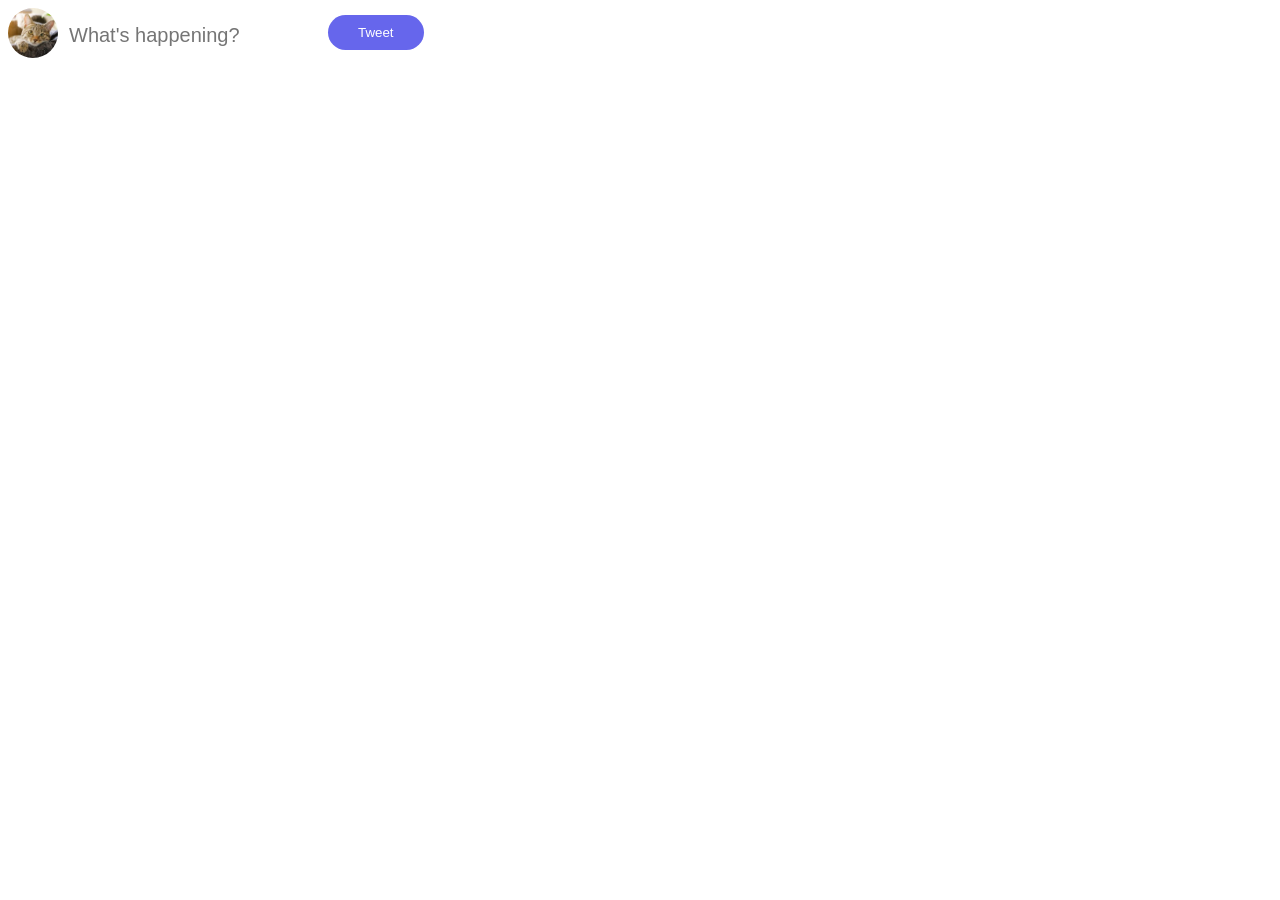
<file: intro-to-html/twitter.html>
<!DOCTYPE html>
<html>
    <head>
        <style>
            .avatar{
                width:50px ;
                border-radius: 30px;
            }
            .the-text{
                border: none;
                color: grey;
                vertical-align: top;
                margin-top: 15px;
                font-size: 20px;
                margin-left: 5px;
                
            }
            .tweet-button{
                background-color: rgb(102, 102, 236);
                padding-top: 10px;
                padding-left: 30px;
                padding-bottom: 10px;
                padding-right: 30px;
                margin-left: 0px;
                margin-top: 7px;
                vertical-align: top;
                border-radius: 18px;
                border: none;
                color: white;
            }
            .tweet-button:hover{
                cursor: pointer;
                box-shadow: 0px 5px 10px rgba(0, 0, 0, 0.15);

            }
            .tweet-button:active{
                opacity: 0.7;
            }
        </style>
    </head>
    <body>
        <img class="avatar" src="images/images.jpg"> 
        <input class="the-text" type="text" placeholder="What's happening?">
        <button class="tweet-button">
            Tweet
        </button>
    </body>
</html>
</file>
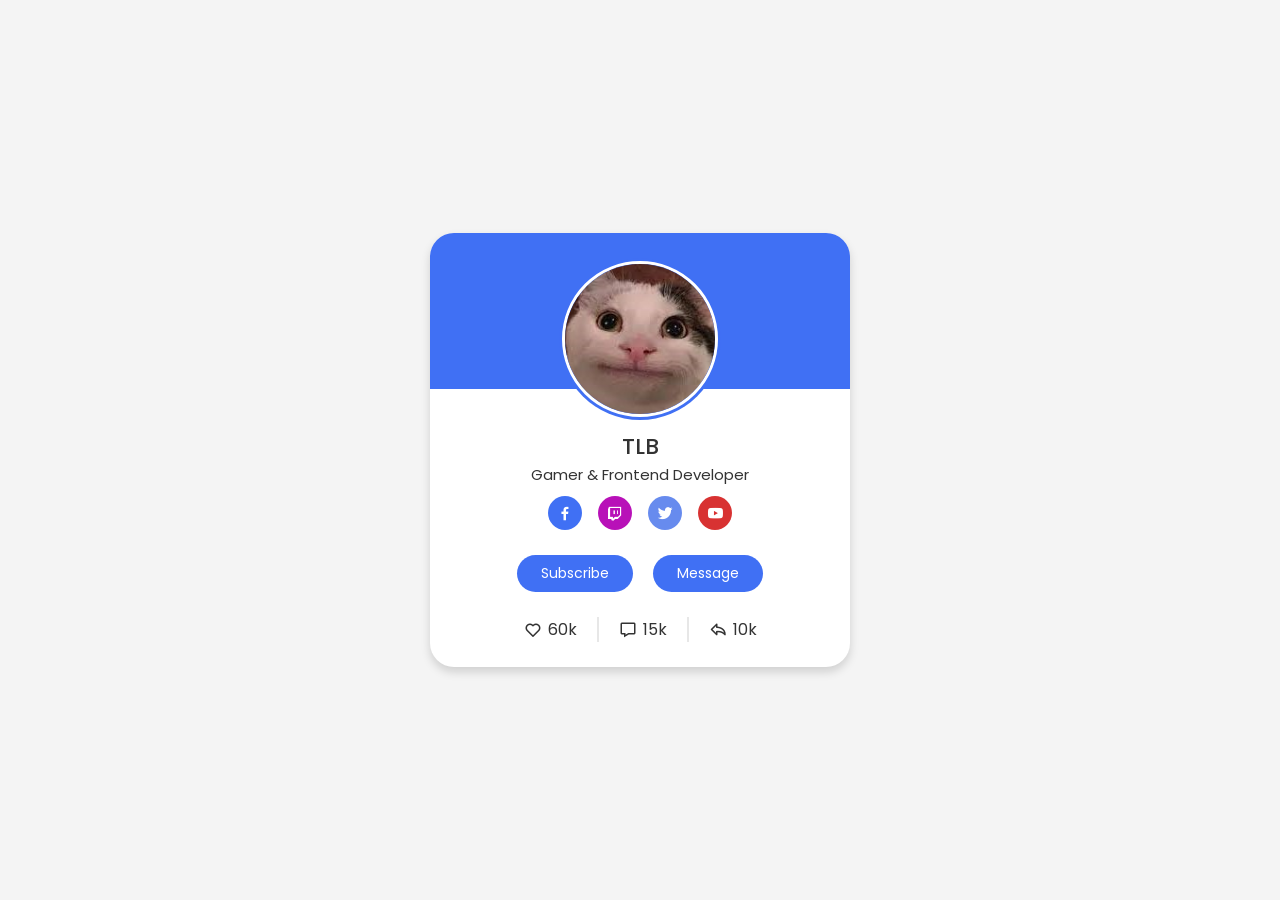
<file: css practice/profile/layout.html>
<!DOCTYPE html>
<html>
    <head>
        <link rel="stylesheet" href="style.css">
        <link href='https://unpkg.com/boxicons@2.1.4/css/boxicons.min.css' rel='stylesheet'>
    </head>
    <body>
        <div class="profile-card">
            <div class="image">
                <img src="channel-pic.jpg" alt="" class="profile-img">
            </div>
            <div class="text-data">
                <span class="name">
                    TLB
                </span>
                <span class="job">
                    Gamer & Frontend Developer
                </span>
            </div>
            <div class="media-buttons">
                <a href="#" style="background-color: #4070f4;" class="link">
                    <i class='bx bxl-facebook' ></i>
                </a>
                <a href="#" style="background-color: rgb(184, 17, 184);" class="link">
                    <i class='bx bxl-twitch' ></i>
                </a>
                <a href="#" style="background-color: #678bee;" class="link">
                    <i class='bx bxl-twitter' ></i>
                </a>
                <a href="#" style="background-color: rgb(216, 50, 50);" class="link">
                    <i class='bx bxl-youtube' ></i>
                </a>
            </div>
            <div class="buttons">
                <button class="button">
                    Subscribe  
                </button>
                <button class="button">
                    Message
                </button>
            </div>

            <div class="analytics">
                <div class="data">
                    <i class='bx bx-heart' ></i>
                    <span class="number">
                        60k
                    </span>
                </div>
                <div class="data">
                    <i class='bx bx-message' ></i>
                    <span class="number">
                        15k
                    </span>
                </div>
                <div class="data">
                    <i class='bx bx-share' ></i>
                    <span class="number">
                        10k
                    </span>
                </div>
            </div>



        </div>
    </body>
</html>
</file>
<file: styles/general.css>
body{
    margin: 0;
    padding-top: 70px;
    padding-left: 90px;
    height: 3000px;
}
</file>
<file: styles/header.css>
.header{
    height: 60px;
    display: flex;
    flex-direction: row;
    justify-content: space-between;
    position: fixed;
    left: 0;
    right: 0;
    top: 0;
    height: 60px    ;
    background-color: white;
    border-bottom-width: 1px;
    border-bottom-style: solid;
    border-bottom-color: rgb(218, 218, 218);
    z-index: 6;
    box-shadow: 0px 5px 5px rgba(0, 0, 0, 0.05);
}
.left-section{
    width: 150px;
    display: flex;
    align-items: center;
}
.hamburger-menu{
height: 24px;
margin-right: 20px;
margin-left: 24px;
}
.youtube-logo{
height: 20px;
}
.middle-section{
    flex: 1;
    justify-content: center;
    margin-left: 70px;
    margin-right: 35px;
    max-width: 1000px;
    display: flex;
    align-items: center;
}
.voice-search,
.search{
    height: 24px;
}
.search-button{
    width: 70px;
    height: 44px;
    border-color: rgb(177, 176, 176);
    border-width: 1px;
    border-style: solid;
    margin-left: -1 ;
}
.search-button ,
.voice-search-button,
.upload-icon-container,
.youtube-apps-container,
.notifications-box,
.hamburger-menu-container{
    display: flex;
    justify-content: center;
    align-items: center;
    position: relative;
    z-index: 5;

}
.search-button .tooltip ,
.voice-search-button .tooltip,
.upload-icon-container .tooltip,
.youtube-apps-container .tooltip,
.notifications-box .tooltip,
.hamburger-menu-container .tooltip{
    background-color:gray; 
    position: absolute;
    bottom: -30px;
    padding-right: 8px;
    padding-left: 8px;
    padding-bottom: 4px;
    padding-top: 4px;
    font-size: 12px;
    color: white;
    border-radius: 2px;
    opacity: 0;
    transition: opacity 0.15s;
    pointer-events: none;
    white-space: nowrap;
    
}
.search-button:hover .tooltip,
.voice-search-button:hover .tooltip,
.upload-icon-container:hover .tooltip,
.youtube-apps-container:hover .tooltip,
.notifications-box:hover .tooltip,
.hamburger-menu-container:hover .tooltip{
    opacity: 1;
}
.search-button:hover{
    cursor: pointer;
    background-color: rgb(179, 179, 179);
}
.search-button:active{
    background-color: rgb(158, 158, 158);
}
.search-box{
    height: 40px;
    display: flex;
    max-width: 350px;
    flex:1;
    border-color: rgb(196, 193, 193);
    border-width: 1px;
    padding-left: 10px;
    border-radius: 3px;
    border-style: solid;
    box-shadow: inset 1px 2px 3px rgba(0, 0, 0, 0.05);
    width: 0;
}
.voice-search-button{
    height: 45px;
    width: 45px;
    border-radius: 100px;
    opacity: 0.8;
    border: none;
    margin-left: 10px;
}
.right-section{
width: 200px;
display: flex;
align-items: center;
justify-content: space-between;
margin-right: 10px;
flex-shrink: 0;
}
.upload{
    height: 26px;
}
.youtube-apps{
    height: 26px;
}
.notifications{
    height:26px;
}
.notifications-box{
    position: relative;
    padding-right: 5px;
    padding-top: 5px;
}
.notifications-number{
    position: absolute;
    top: 0px;
    right: 0px;
    border-radius: 100px;
    padding-left: 6px;
    padding-top: 2px;
    padding-bottom: 2px;
    padding-right: 6px;
    font-size: 15px;
    color: white;
    background-color: rgb(218, 14, 14);
}
.channel-pic{
    height: 40px;
    border-radius: 100px;
}
.youtube-logo,.voice-search-button,
.upload,.youtube-apps,
.notifications,.channel-pic,
.hamburger-menu:hover{
    cursor: pointer;
}
</file>
<file: styles/video.css>
@import url('https://fonts.googleapis.com/css2?family=Poppins:wght@100&display=swap');

.thumbnail{
    width: 100%;
    margin-top: 10px;
    border-radius: 8px;
}
.thumbnail-row{
    position: relative;
}
.video-time{
    position: absolute;
    padding-left: 3px;
    padding-top: 2px;
    padding-bottom: 2px;
    padding-right: 3px;
    background-color: black;
    color: white;
    bottom: 10px;
    right: 5px; 
    border-radius: 3px  ;
    font-size: 14px;
}
.video-info{
    margin-left: 8px;
}
.video-title{
    font-family: Arial, Helvetica, sans-serif;
    margin-top: 0px;
    margin-bottom: 5px;
    line-height: 20px;
    font-size: 16px;
}
.channel-name{
    color: grey;
    margin-bottom: 0px;
    margin-top: 0px;
}
.view-count{
    color: grey;
    margin-top: 5px;
}


.channel-name,
.view-count{
    font-size: 14px;
    font-family: 'Poppins', sans-serif;
}
.profile-pic{
    width: 45px;
    border-radius: 100px;
    margin-bottom: 50px;
}
.grid{
    display: grid;
    grid-template-columns: 50px 1fr;
    margin-top: 15px;
}
.video-grid{
    display: grid;
    grid-template-columns: 1fr 1fr 1fr 1fr;
    column-gap: 15px;
    row-gap: 20px;
    margin-left: 15px;
}

@media (max-width: 750px) {
    .video-grid{
        grid-template-columns: 1fr 1fr 1fr;
    }
}
@media(min-width: 751px) and (max-width: 999px){
    .video-grid{
        grid-template-columns: 1fr 1fr 1fr 1fr;
}
}
@media(min-width: 1000px){

    .video-grid{
        grid-template-columns: 1fr 1fr 1fr 1fr 1fr ;
    }
}
</file>
<file: styles/sidebar.css>
.sidebar{
    position: fixed;
    top: 61px;
    left: 0;
    bottom: 0;
    width:72px ;
    background-color: white;
    border-right-width: 1px;
    border-right-color: rgb(218, 218, 218);
    border-right-style: solid;
    box-shadow: 5px 0px 5px rgba(0, 0, 0, 0.05);
    z-index: 4;
}
.sidebar-link{
    display: flex;
    justify-content: center;
    align-items: center ;
    height: 76px;
    flex-direction: column;

}
.sidebar-link:hover{
    background-color: rgb(233, 233, 233);
    cursor: pointer;
}
.sidebar-link img{
    height: 26px;
}
.sidebar-link diV{
    font-size: 12px;
    margin-top: 6px;
}
</file>
<file: intro-to-html/styles/buttons.css>
.subscribe-button{
    background-color: rgb(199, 0, 0);
    color:white;
    border: none;
    padding-top: 10px;
    padding-bottom: 10px ;
    padding-left: 20;
    padding-right: 20;
    border-radius: 2px;
    cursor: pointer ;
    margin-right: 4px;
    transition: opacity 0.15s;
}
.subscribe-button:hover{
    opacity: 0.8;
}
.subscribe-button:active{
    opacity: 0.5;
}
.join-button{
    background-color: white;
    border-color: rgb(76, 76, 241);
    border-style: solid;
    border-width: 1px;
    color: rgb(76, 76, 241);
    padding-top: 10px;
    padding-bottom: 10px ;
    padding-left: 20;
    padding-right: 20;
    border-radius: 2px;
    cursor: pointer;
    transition: background-color 0.15s , color 0.15s;
}
.join-button:hover{
    background-color: rgb(76, 76, 241);
    color: white;
}
.join-button:active{
    opacity: 0.7;
}
.tweet-button{
    background-color: rgb(74, 74, 255);
    color: white;
    border: none;
    border-radius: 18px;
    cursor: pointer;
    padding-top: 10px;
    padding-bottom: 10px ;
    padding-left: 20;
    padding-right: 20;
    font-weight: bold;
    font-size: 15px;
    margin-left: 3px;
    transition: box-shadow 0.15s;
}
.tweet-button:hover{
    box-shadow: 0px 5px 10px rgba(0, 0, 0, 0.15);
}
</file>
<file: intro-to-html/styles/linddin.css>
p{
    font-family: Arial
}
.top-email-text{
    color: grey;
    margin-bottom: 5px;
    margin-left: 5px;
}
.description{
    margin-left: 5px;
}
.email-input{
    border-radius: 5px;
    border-width: 1px;
    width: 400px;
    padding-top: 10px;
    padding-bottom: 10px;
    margin-left: 5px;
 }
.button{
    background-color: rgb(84, 84, 206);
    font-size: 20px;
    border: none;
    border-radius: 30px;
    color: white;
    padding-top: 20px;
    padding-bottom: 20px;
    padding-left: 150px;
    padding-right: 150px;
}
.button:hover{
    opacity: 0.7;
    cursor: pointer;
}
.button:active{
    opacity: 1;
}
</file>
<file: intro-to-html/styles/text.css>
p{
    font-family: Arial;
}
.video-title{
font-family: Arial;
font-size: 25px;
text-align: left;
font-weight: bold;
width: 400px;
line-height: 30px;
margin-bottom: 5px;
}
.view-count{
font-size: 23px;
margin-top: 0px;
}
.channel-name{
font-size: 23px;
margin-top: 0px;
}
.appel-text{
background-color: rgb(243, 51, 51);
color: white;
text-align: center;
margin-left: 200px;
margin-right: 200px;
padding-left: 20px;
padding-right: 20px;
padding-top: 20px;
padding-bottom: 20px;
margin-top: 20px;
font-size: 30px;

}
.shopping-link:hover {
color: rgb(89, 89, 228);
text-decoration: underline;
cursor: pointer;
}
</file>
<file: css practice/profile/style.css>
@import url('https://fonts.googleapis.com/css2?family=Poppins:wght@300;400;500;600&display=swap');
*{
    font-family: 'poppins' , sans-serif;
    padding: 0;
    margin: 0;
}
body{
    height: 100vh;
    display: flex;
    justify-content: center;
    align-items: center;
    background-color: #f4f4f4;
}
.profile-card{
    max-width: 370px;
    width: 100%;
    background-color: #fff;
    box-shadow: 0 5px 10px rgba(0, 0, 0, 0.15);
    border-radius: 24px;
    padding: 25px ;
    display: flex;
    flex-direction: column;
    align-items: center;
    position: relative;
}
.profile-card::before{
    content: "";
    background-color: #4070f4;
    position: absolute;
    top: 0;
    left: 0;
    width: 100%;
    height: 36%;
    border-radius: 24px 24px 0 0;
}
.image{
    position: relative;
    width: 150px;
    height: 150px;
    border-radius: 50%;
    background-color: #4070f4;
    padding: 6px;
    display: flex;
    justify-content: center;
    align-items: center ;
    margin-bottom: 10px;
}
.image .profile-img{
    width: 100%;
    height: 100%;
    object-fit: cover;
    border-radius: 50%;
    border: 3px solid #fff;
}
.profile-card .text-data{
    display: flex;
    flex-direction: column;
    align-items: center;
    color: #333;
}
.text-data .name{
    font-size: 22px;
    font-weight: 500;
}
.text-data .job{
    font-size: 15px;
    font-weight: 400;
    margin-bottom: 10px;
}
.profile-card .media-buttons{
    display: flex;
    align-items: center;
}
.media-buttons .link{
    margin: 0 8px;
    width: 34px;
    height: 34px;
    border-radius: 50%;
    display: flex;
    align-items: center;
    justify-content: center;
    color: #fff;
    background-color: #4070f4;
    text-decoration: none;
    font-size: 18px;
}
.profile-card .buttons{
    display: flex;
    align-items:center ;
    margin-top: 25px;
}
.buttons .button{
    padding: 8px 24px;
    margin: 0 10px;
    color: #fff;
    background-color: #4070f4;
    border-radius: 24px;
    font-size: 14px;
    font-weight: 400;
    border: none;
    cursor: pointer;
    transition: all 0.3s ease;
}
.buttons .button:hover{
    background-color: #0e4bf1;
}
.buttons .button:active{
    background-color: #0e4bf1ce;
}
.profile-card .analytics{
    display: flex;
    align-items: center;
    margin-top: 25px;
}
.analytics .data{
    display: flex;
    align-items: center;
    padding: 0 20px;
    color: #333;
    border-right: 2px solid #e7e7e7;
}
.data:last-child{
    border-right: none;
}
.data i{
    font-size: 18px;
    margin-right: 6px;
}
</file>
